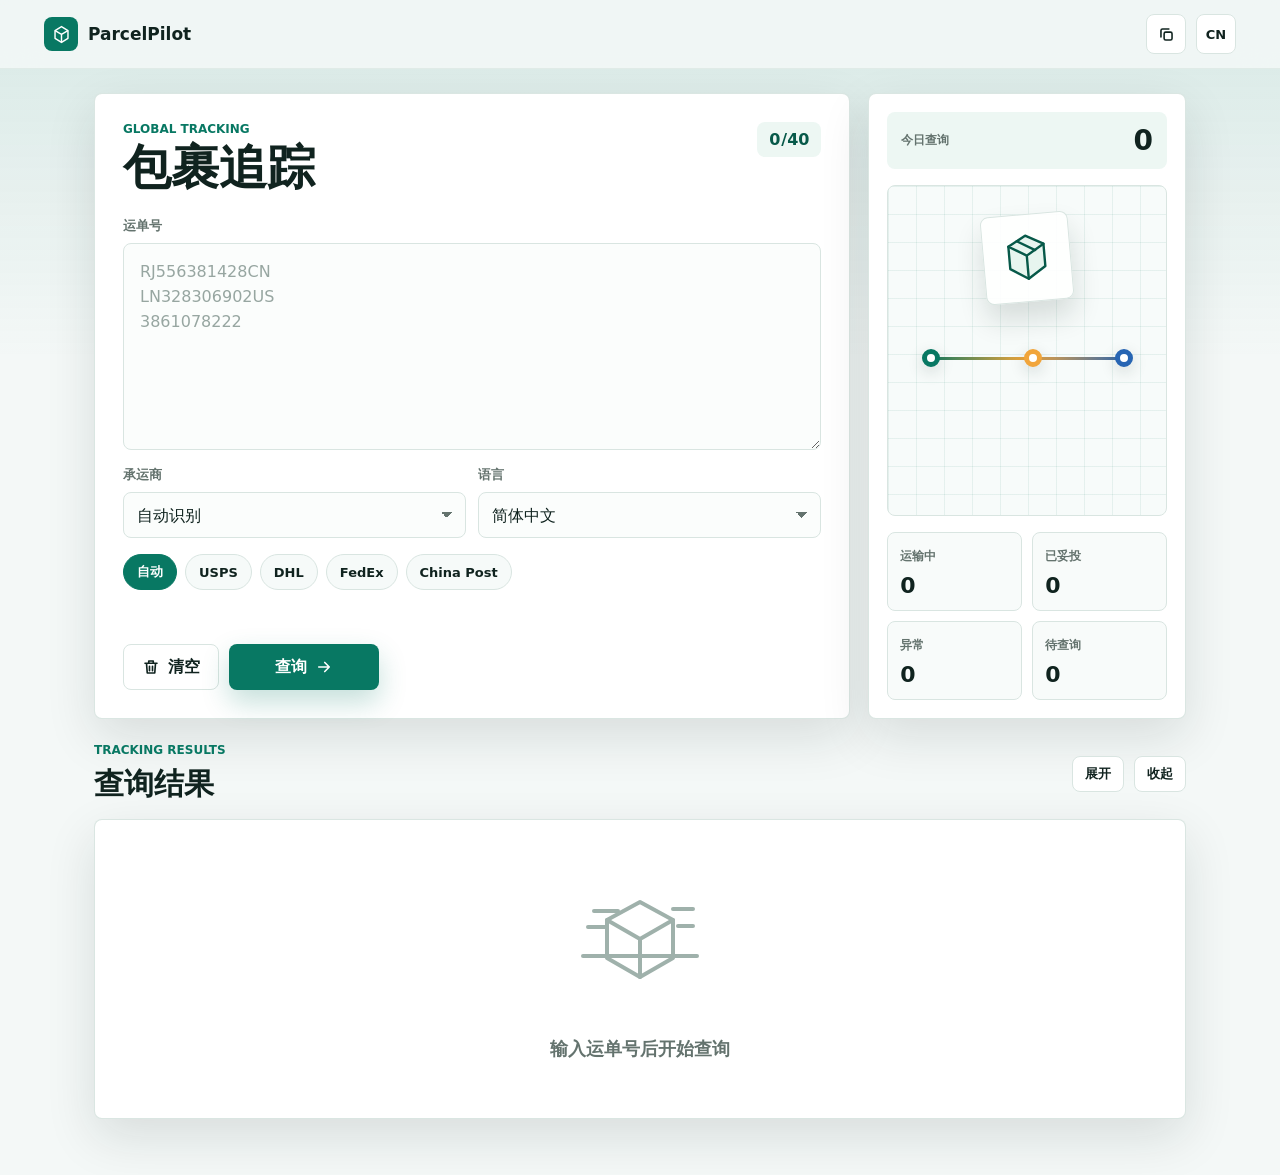
<file: prototype/index.html>
<!doctype html>
<html lang="zh-CN">
  <head>
    <meta charset="utf-8" />
    <meta name="viewport" content="width=device-width, initial-scale=1" />
    <title>ParcelPilot 物流查询</title>
    <meta
      name="description"
      content="移动端优先的跨境物流查询页面，可对接自有后端代理和物流追踪 API。"
    />
    <link rel="stylesheet" href="styles.css" />
  </head>
  <body>
    <header class="app-header">
      <a class="brand" href="#" aria-label="ParcelPilot 首页">
        <span class="brand-mark" aria-hidden="true">
          <svg viewBox="0 0 32 32" role="img">
            <path d="M7 10.5 16 5l9 5.5v10.8l-9 5.7-9-5.7V10.5Z" />
            <path d="m7.7 10.8 8.3 5 8.3-5M16 15.8v10.4" />
          </svg>
        </span>
        <span class="brand-text">ParcelPilot</span>
      </a>

      <nav class="header-actions" aria-label="页面操作">
        <button class="icon-button" type="button" id="copySummaryBtn" title="复制摘要">
          <svg viewBox="0 0 24 24" aria-hidden="true">
            <rect x="9" y="9" width="10" height="10" rx="2" />
            <path d="M5 15V7a2 2 0 0 1 2-2h8" />
          </svg>
        </button>
        <button class="locale-button" type="button" title="语言">CN</button>
      </nav>
    </header>

    <main class="app-main">
      <section class="tracker-workspace" aria-label="物流查询">
        <section class="query-panel" aria-labelledby="queryTitle">
          <div class="panel-title-row">
            <div>
              <p class="eyebrow">Global Tracking</p>
              <h1 id="queryTitle">包裹追踪</h1>
            </div>
            <div class="quota-pill">
              <span id="numberCount">0</span><span>/40</span>
            </div>
          </div>

          <form id="trackingForm" class="tracking-form" novalidate>
            <div class="field-group">
              <label for="trackingNumbers">运单号</label>
              <textarea
                id="trackingNumbers"
                name="trackingNumbers"
                rows="7"
                spellcheck="false"
                autocomplete="off"
                placeholder="RJ556381428CN&#10;LN328306902US&#10;3861078222"
              ></textarea>
            </div>

            <div class="control-grid">
              <label class="select-field" for="carrierSelect">
                <span>承运商</span>
                <select id="carrierSelect" name="carrier">
                  <option value="">自动识别</option>
                  <option value="21051">USPS</option>
                  <option value="dhl-express">DHL Express</option>
                  <option value="fedex">FedEx</option>
                  <option value="ups">UPS</option>
                  <option value="china-post">China Post</option>
                  <option value="yunexpress">YunExpress</option>
                  <option value="sf-express">SF Express</option>
                  <option value="4px">4PX</option>
                </select>
              </label>

              <label class="select-field" for="localeSelect">
                <span>语言</span>
                <select id="localeSelect" name="locale">
                  <option value="zh-CN">简体中文</option>
                  <option value="en">English</option>
                  <option value="ja">日本語</option>
                  <option value="es">Español</option>
                </select>
              </label>
            </div>

            <div class="carrier-chips" aria-label="常用承运商">
              <button type="button" data-carrier="">自动</button>
              <button type="button" data-carrier="21051">USPS</button>
              <button type="button" data-carrier="dhl-express">DHL</button>
              <button type="button" data-carrier="fedex">FedEx</button>
              <button type="button" data-carrier="china-post">China Post</button>
            </div>

            <p class="form-message" id="formMessage" role="status" aria-live="polite"></p>

            <div class="form-actions">
              <button class="ghost-button" type="button" id="clearBtn">
                <svg viewBox="0 0 24 24" aria-hidden="true">
                  <path d="M4 7h16M10 11v6M14 11v6M6 7l1 13h10l1-13M9 7V4h6v3" />
                </svg>
                <span>清空</span>
              </button>
              <button class="primary-button" type="submit" id="trackBtn">
                <span>查询</span>
                <svg viewBox="0 0 24 24" aria-hidden="true">
                  <path d="M5 12h14M13 6l6 6-6 6" />
                </svg>
              </button>
            </div>
          </form>
        </section>

        <aside class="status-panel" aria-label="物流概览">
          <div class="status-card compact">
            <span class="stat-label">今日查询</span>
            <strong id="todayCount">0</strong>
          </div>

          <div class="route-visual" aria-hidden="true">
            <span class="pin origin"></span>
            <span class="pin hub"></span>
            <span class="pin destination"></span>
            <span class="route-line"></span>
            <div class="parcel-cube">
              <svg viewBox="0 0 80 80">
                <path d="M18 24 40 12l22 12v28L40 66 18 52V24Z" />
                <path d="m18 24 22 13 22-13M40 37v29" />
                <path d="m29 18 22 13" />
              </svg>
            </div>
          </div>

          <div class="status-grid" id="summaryGrid">
            <div>
              <span>运输中</span>
              <strong data-summary="transit">0</strong>
            </div>
            <div>
              <span>已妥投</span>
              <strong data-summary="delivered">0</strong>
            </div>
            <div>
              <span>异常</span>
              <strong data-summary="exception">0</strong>
            </div>
            <div>
              <span>待查询</span>
              <strong data-summary="pending">0</strong>
            </div>
          </div>
        </aside>
      </section>

      <section class="results-section" aria-label="查询结果">
        <div class="section-heading">
          <div>
            <p class="eyebrow">Tracking Results</p>
            <h2>查询结果</h2>
          </div>
          <div class="batch-actions">
            <button class="ghost-button small" type="button" id="expandAllBtn">展开</button>
            <button class="ghost-button small" type="button" id="collapseAllBtn">收起</button>
          </div>
        </div>

        <div id="emptyState" class="empty-state">
          <div class="empty-illustration" aria-hidden="true">
            <svg viewBox="0 0 160 112">
              <path d="M23 78h114" />
              <path d="M47 42 80 24l33 18v38L80 99 47 80V42Z" />
              <path d="m47 42 33 19 33-19M80 61v38" />
              <path d="M34 33h24M28 49h18M113 31h20M118 48h15" />
            </svg>
          </div>
          <h3>输入运单号后开始查询</h3>
        </div>

        <div id="resultsList" class="results-list"></div>
      </section>
    </main>

    <template id="shipmentTemplate">
      <article class="shipment-card">
        <header class="shipment-header">
          <div>
            <div class="shipment-kicker">
              <span class="carrier-name"></span>
              <span class="status-pill"></span>
            </div>
            <h3 class="tracking-number"></h3>
          </div>
          <button class="icon-button copy-button" type="button" title="复制结果">
            <svg viewBox="0 0 24 24" aria-hidden="true">
              <rect x="9" y="9" width="10" height="10" rx="2" />
              <path d="M5 15V7a2 2 0 0 1 2-2h8" />
            </svg>
          </button>
        </header>

        <div class="route-summary">
          <div>
            <span>发件地</span>
            <strong class="origin"></strong>
          </div>
          <div class="route-progress" aria-hidden="true"><span></span></div>
          <div>
            <span>目的地</span>
            <strong class="destination"></strong>
          </div>
        </div>

        <dl class="shipment-meta">
          <div>
            <dt>更新时间</dt>
            <dd class="updated-at"></dd>
          </div>
          <div>
            <dt>预计送达</dt>
            <dd class="eta"></dd>
          </div>
          <div>
            <dt>运输天数</dt>
            <dd class="days"></dd>
          </div>
        </dl>

        <div class="timeline-wrap">
          <ol class="timeline"></ol>
        </div>

        <button class="toggle-details" type="button">
          <span>收起轨迹</span>
          <svg viewBox="0 0 24 24" aria-hidden="true">
            <path d="m6 9 6 6 6-6" />
          </svg>
        </button>
      </article>
    </template>

    <script src="app.js" defer></script>
  </body>
</html>
</file>
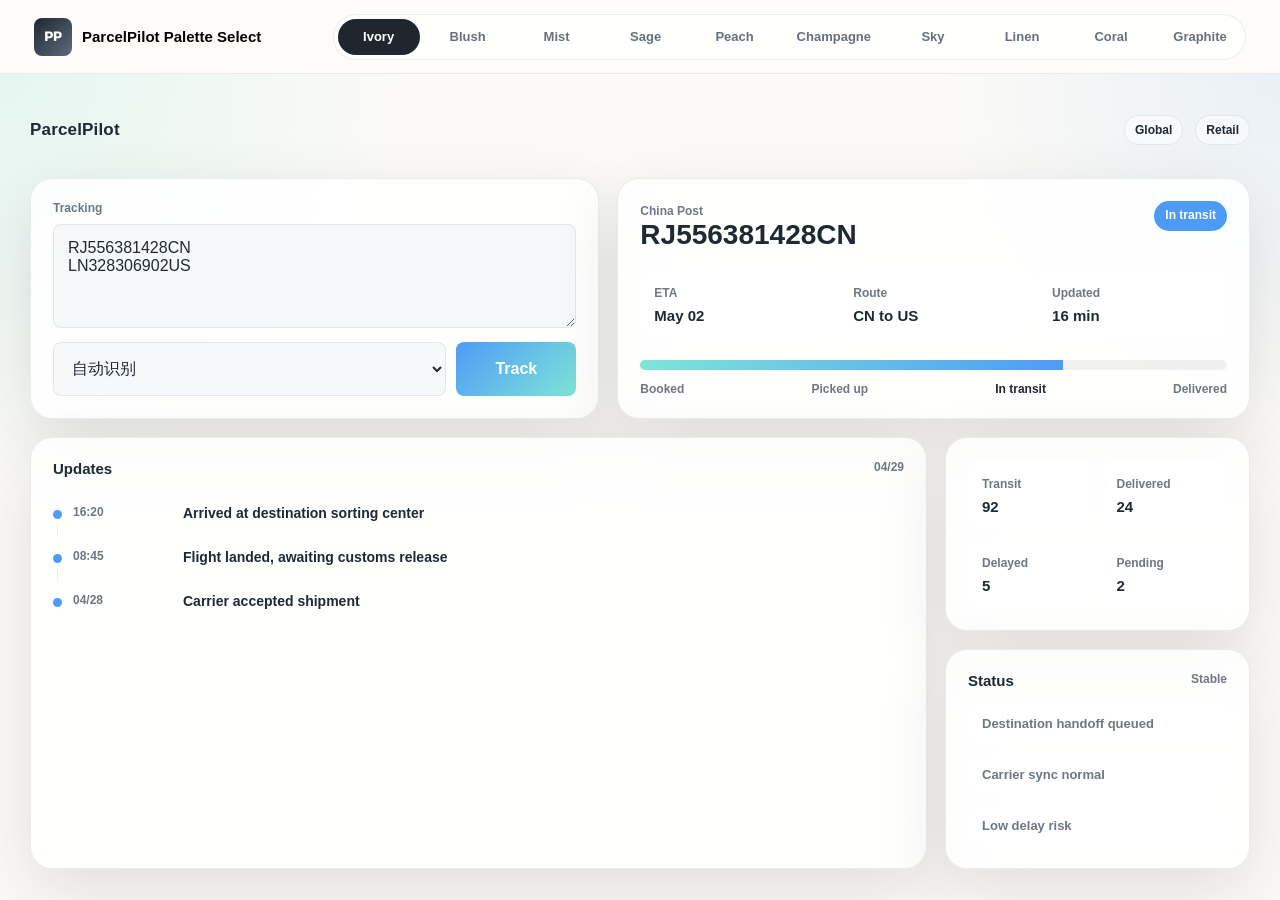
<file: designs/palette-showcase.html>
<!doctype html>
<html lang="zh-CN">
  <head>
    <meta charset="utf-8" />
    <meta name="viewport" content="width=device-width, initial-scale=1" />
    <title>ParcelPilot Palette Showcase</title>
    <link rel="stylesheet" href="palette-showcase.css" />
  </head>
  <body>
    <header class="palette-header">
      <a class="palette-brand" href="index.html" aria-label="返回基础版">
        <span class="palette-brand-mark">PP</span>
        <span>ParcelPilot Palette Select</span>
      </a>
      <nav class="palette-tabs" aria-label="页面色调">
        <button class="is-active" type="button" data-target="ivory">Ivory</button>
        <button type="button" data-target="blush">Blush</button>
        <button type="button" data-target="mist">Mist</button>
        <button type="button" data-target="sage">Sage</button>
        <button type="button" data-target="peach">Peach</button>
        <button type="button" data-target="champagne">Champagne</button>
        <button type="button" data-target="sky">Sky</button>
        <button type="button" data-target="linen">Linen</button>
        <button type="button" data-target="coral">Coral</button>
        <button type="button" data-target="graphite">Graphite</button>
      </nav>
    </header>

    <main class="palette-stage">
      <section class="palette-page ivory is-active" id="ivory" aria-label="Ivory">
        <div class="showcase-shell">
          <header class="app-bar">
            <a class="app-wordmark" href="#">ParcelPilot</a>
            <div class="bar-actions"><span class="pill">Global</span><span class="pill">Retail</span></div>
          </header>
          <section class="hero-layout">
            <form class="concept-form query-panel">
              <label><span>Tracking</span><textarea name="tracking" rows="4">RJ556381428CN&#10;LN328306902US</textarea></label>
              <div class="action-row">
                <select name="carrier"><option>自动识别</option><option>China Post</option><option>USPS</option></select>
                <button type="submit">Track</button>
              </div>
            </form>
            <article class="focus-panel">
              <div class="status-row"><div><span>China Post</span><h2 data-number>RJ556381428CN</h2></div><strong class="badge transit">In transit</strong></div>
              <div class="metric-row"><div><span>ETA</span><strong>May 02</strong></div><div><span>Route</span><strong>CN to US</strong></div><div><span>Updated</span><strong>16 min</strong></div></div>
              <div class="track-line"><span></span></div>
              <div class="step-row"><span>Booked</span><span>Picked up</span><span class="active">In transit</span><span>Delivered</span></div>
            </article>
          </section>
          <section class="content-layout">
            <article class="surface timeline-panel">
              <div class="section-head"><h3>Updates</h3><span>04/29</span></div>
              <ol class="events"><li><time>16:20</time><span>Arrived at destination sorting center</span></li><li><time>08:45</time><span>Flight landed, awaiting customs release</span></li><li><time>04/28</time><span>Carrier accepted shipment</span></li></ol>
            </article>
            <aside class="stack">
              <article class="surface compact-panel"><div class="mini-grid"><div><span>Transit</span><strong>92</strong></div><div><span>Delivered</span><strong>24</strong></div><div><span>Delayed</span><strong>5</strong></div><div><span>Pending</span><strong>2</strong></div></div></article>
              <article class="surface note-panel"><div class="section-head"><h3>Status</h3><span>Stable</span></div><ul class="mini-list"><li>Destination handoff queued</li><li>Carrier sync normal</li><li>Low delay risk</li></ul></article>
            </aside>
          </section>
        </div>
      </section>

      <section class="palette-page blush" id="blush" aria-label="Blush">
        <div class="showcase-shell">
          <header class="app-bar">
            <a class="app-wordmark serif" href="#">ParcelPilot</a>
            <div class="bar-actions"><span class="pill">Care</span></div>
          </header>
          <section class="split-layout">
            <article class="focus-panel hero-panel">
              <div class="status-row"><div><span>YunExpress</span><h2 data-number>YT2423821266000001</h2></div><strong class="badge warn">Out for delivery</strong></div>
              <div class="notice">Expected today before 8:00 PM</div>
              <div class="metric-row"><div><span>Courier</span><strong>Last mile</strong></div><div><span>Area</span><strong>San Diego</strong></div><div><span>Window</span><strong>Today</strong></div></div>
            </article>
            <form class="concept-form query-panel slim">
              <label><span>Tracking</span><input name="tracking" value="YT2423821266000001" /></label>
              <label><span>Carrier</span><select name="carrier"><option>YunExpress</option><option>自动识别</option><option>UPS</option></select></label>
              <button type="submit">Check</button>
            </form>
          </section>
          <section class="content-layout">
            <article class="surface timeline-panel">
              <div class="section-head"><h3>Shipment history</h3><span>Today</span></div>
              <ol class="events"><li><time>14:12</time><span>Package reached local service station</span></li><li><time>04/28</time><span>Customs clearance completed</span></li><li><time>04/27</time><span>International movement in progress</span></li></ol>
            </article>
            <article class="surface compact-panel"><div class="mini-grid"><div><span>Booked</span><strong>04/26</strong></div><div><span>Carrier</span><strong>YunExpress</strong></div><div><span>Current</span><strong>Last mile</strong></div><div><span>Support</span><strong>Low WISMO</strong></div></div></article>
          </section>
        </div>
      </section>

      <section class="palette-page mist" id="mist" aria-label="Mist">
        <div class="showcase-shell">
          <header class="app-bar">
            <a class="app-wordmark" href="#">ParcelPilot</a>
            <nav class="inline-links"><a href="#">Tracking</a><a href="#">Orders</a><a href="#">Exceptions</a></nav>
          </header>
          <section class="board-layout">
            <form class="concept-form query-panel slim">
              <label><span>Lookup</span><input name="tracking" value="SF145702998CN" /></label>
              <select name="carrier"><option>SF Express</option><option>自动识别</option></select>
              <button type="submit">Search</button>
            </form>
            <article class="focus-panel table-panel">
              <div class="status-row"><div><span>SF Express</span><h2 data-number>SF145702998CN</h2></div><strong class="badge transit">On schedule</strong></div>
              <div class="metric-row"><div><span>Origin</span><strong>Shenzhen</strong></div><div><span>Destination</span><strong>Chicago</strong></div><div><span>ETA</span><strong>May 01</strong></div></div>
              <div class="table-wrap">
                <div class="data-row head"><span>Time</span><span>Checkpoint</span><span>Region</span></div>
                <div class="data-row"><span>16:29</span><strong>Departed transit center</strong><span>Hong Kong</span></div>
                <div class="data-row"><span>10:05</span><strong>Arrived at processing facility</strong><span>Shenzhen</span></div>
                <div class="data-row"><span>04/28</span><strong>Customs pre-clearance completed</strong><span>CN Export</span></div>
              </div>
            </article>
            <aside class="surface compact-panel"><div class="section-head"><h3>Overview</h3><span>Live</span></div><div class="mini-grid"><div><span>Transit</span><strong>128</strong></div><div><span>Delivered</span><strong>41</strong></div><div><span>Alerts</span><strong>7</strong></div><div><span>ETA drift</span><strong>1.2h</strong></div></div></aside>
          </section>
        </div>
      </section>

      <section class="palette-page sage" id="sage" aria-label="Sage">
        <div class="showcase-shell">
          <header class="app-bar">
            <a class="app-wordmark" href="#">ParcelPilot</a>
            <div class="bar-actions"><span class="pill">B2B</span><span class="pill">Warehouse</span></div>
          </header>
          <section class="hero-layout">
            <article class="focus-panel">
              <div class="status-row"><div><span>USPS</span><h2 data-number>LN328306902US</h2></div><strong class="badge transit">Customs</strong></div>
              <div class="metric-row"><div><span>ETA</span><strong>May 03</strong></div><div><span>Transit</span><strong>4 days</strong></div><div><span>Sync</span><strong>8 min</strong></div></div>
              <ol class="events short"><li><time>15:06</time><span>Arrived at destination hub</span></li><li><time>03:18</time><span>Customs clearance started</span></li><li><time>04/28</time><span>Flight departed</span></li></ol>
            </article>
            <form class="concept-form query-panel">
              <label><span>Tracking</span><textarea name="tracking" rows="4">LN328306902US&#10;3861078222</textarea></label>
              <div class="action-row"><select name="carrier"><option>USPS</option><option>自动识别</option><option>DHL Express</option></select><button type="submit">Track</button></div>
            </form>
          </section>
        </div>
      </section>

      <section class="palette-page peach" id="peach" aria-label="Peach">
        <div class="showcase-shell">
          <header class="app-bar">
            <a class="app-wordmark" href="#">ParcelPilot</a>
            <div class="bar-actions"><span class="pill">Order tracking</span></div>
          </header>
          <section class="content-layout single-focus">
            <article class="focus-panel wide-focus">
              <div class="status-row"><div><span>UPS</span><h2 data-number>1Z999AA10123456784</h2></div><strong class="badge done">Delivered</strong></div>
              <div class="notice success">Delivered at front desk on Apr 29, 12:08 PM.</div>
              <div class="metric-row"><div><span>Transit</span><strong>6 days</strong></div><div><span>Signed by</span><strong>Front desk</strong></div><div><span>Service</span><strong>Ground</strong></div></div>
              <div class="content-layout inner-split">
                <form class="concept-form query-panel slim">
                  <label><span>Tracking</span><input name="tracking" value="1Z999AA10123456784" /></label>
                  <select name="carrier"><option>UPS</option><option>自动识别</option><option>USPS</option></select>
                  <button type="submit">Track</button>
                </form>
                <article class="surface timeline-panel">
                  <div class="section-head"><h3>Latest events</h3><span>3</span></div>
                  <ol class="events"><li><time>12:08</time><span>Delivered and signed</span></li><li><time>09:15</time><span>Courier out for delivery</span></li><li><time>04/28</time><span>Arrived at local distribution center</span></li></ol>
                </article>
              </div>
            </article>
          </section>
        </div>
      </section>

      <section class="palette-page champagne" id="champagne" aria-label="Champagne">
        <div class="showcase-shell">
          <header class="app-bar">
            <a class="app-wordmark serif" href="#">ParcelPilot</a>
            <div class="bar-actions"><span class="pill">Premium</span></div>
          </header>
          <section class="split-layout">
            <form class="concept-form query-panel">
              <label><span>Tracking</span><textarea name="tracking" rows="4">RJ556381428CN&#10;YT2423821266000001</textarea></label>
              <div class="action-row"><select name="carrier"><option>自动识别</option><option>China Post</option><option>YunExpress</option></select><button type="submit">Check</button></div>
            </form>
            <article class="focus-panel hero-panel">
              <div class="status-row"><div><span>China Post</span><h2 data-number>RJ556381428CN</h2></div><strong class="badge transit">In transit</strong></div>
              <div class="track-line"><span></span></div>
              <div class="step-row"><span>Booked</span><span>Picked up</span><span class="active">In transit</span><span>Delivered</span></div>
              <div class="metric-row"><div><span>Hub</span><strong>Los Angeles</strong></div><div><span>Delay risk</span><strong>Low</strong></div><div><span>ETA</span><strong>May 02</strong></div></div>
            </article>
          </section>
        </div>
      </section>

      <section class="palette-page sky" id="sky" aria-label="Sky">
        <div class="showcase-shell">
          <header class="app-bar">
            <a class="app-wordmark" href="#">ParcelPilot</a>
            <nav class="inline-links"><a href="#">Tracking</a><a href="#">Support</a><a href="#">API</a></nav>
          </header>
          <section class="content-layout">
            <article class="surface timeline-panel">
              <div class="section-head"><h3>Today</h3><span>04/29</span></div>
              <ol class="events"><li><time>16:20</time><span>Arrived at destination sorting center</span></li><li><time>08:45</time><span>Flight landed, awaiting customs release</span></li><li><time>04/28</time><span>Carrier accepted shipment</span></li></ol>
            </article>
            <article class="focus-panel large-card">
              <div class="status-row"><div><span>China Post</span><h2 data-number>RJ556381428CN</h2></div><strong class="badge transit">In transit</strong></div>
              <div class="metric-row"><div><span>ETA</span><strong>May 02</strong></div><div><span>Route</span><strong>CN to US</strong></div><div><span>Updated</span><strong>16 min</strong></div></div>
              <form class="concept-form query-inline">
                <input name="tracking" value="RJ556381428CN" />
                <select name="carrier"><option>China Post</option><option>自动识别</option></select>
                <button type="submit">Track</button>
              </form>
            </article>
          </section>
        </div>
      </section>

      <section class="palette-page linen" id="linen" aria-label="Linen">
        <div class="showcase-shell">
          <header class="app-bar">
            <a class="app-wordmark serif" href="#">ParcelPilot</a>
            <div class="bar-actions"><span class="pill">Neutral</span></div>
          </header>
          <section class="hero-layout">
            <form class="concept-form query-panel">
              <label><span>Tracking</span><textarea name="tracking" rows="4">DHL003920145770&#10;SF145702998CN</textarea></label>
              <div class="action-row"><select name="carrier"><option>自动识别</option><option>DHL Express</option><option>SF Express</option></select><button type="submit">Search</button></div>
            </form>
            <article class="focus-panel">
              <div class="status-row"><div><span>DHL Express</span><h2 data-number>DHL003920145770</h2></div><strong class="badge danger">Action needed</strong></div>
              <div class="notice">Address verification is required before final delivery.</div>
              <div class="metric-row"><div><span>Node</span><strong>LAX-03</strong></div><div><span>Hold</span><strong>18h</strong></div><div><span>Risk</span><strong>Medium</strong></div></div>
            </article>
          </section>
        </div>
      </section>

      <section class="palette-page coral" id="coral" aria-label="Coral">
        <div class="showcase-shell">
          <header class="app-bar">
            <a class="app-wordmark" href="#">ParcelPilot</a>
            <div class="bar-actions"><span class="pill">Support</span><span class="pill">Buyer view</span></div>
          </header>
          <section class="board-layout two-wide">
            <article class="focus-panel wide-focus">
              <div class="status-row"><div><span>YunExpress</span><h2 data-number>YT2423821266000001</h2></div><strong class="badge warn">Out for delivery</strong></div>
              <div class="notice warm">Expected today before 8:00 PM</div>
              <ol class="events short"><li><time>14:12</time><span>Package reached local service station</span></li><li><time>04/28</time><span>Customs clearance completed</span></li><li><time>04/27</time><span>International movement in progress</span></li></ol>
            </article>
            <form class="concept-form query-panel slim">
              <label><span>Tracking</span><input name="tracking" value="YT2423821266000001" /></label>
              <select name="carrier"><option>YunExpress</option><option>自动识别</option></select>
              <button type="submit">Open</button>
            </form>
            <aside class="surface compact-panel"><div class="mini-grid"><div><span>Promise</span><strong>Today</strong></div><div><span>Carrier</span><strong>YunExpress</strong></div><div><span>Exceptions</span><strong>0</strong></div><div><span>Support</span><strong>Light</strong></div></div></aside>
          </section>
        </div>
      </section>

      <section class="palette-page graphite" id="graphite" aria-label="Graphite">
        <div class="showcase-shell">
          <header class="app-bar">
            <a class="app-wordmark" href="#">ParcelPilot</a>
            <div class="bar-actions"><span class="pill">Dark option</span></div>
          </header>
          <section class="full-dark">
            <article class="focus-panel dark-focus">
              <div class="status-row"><div><span>UPS</span><h2 data-number>1Z999AA10123456784</h2></div><strong class="badge done">Delivered</strong></div>
              <div class="notice success">Delivered at front desk on Apr 29, 12:08 PM.</div>
              <div class="metric-row"><div><span>Transit</span><strong>6 days</strong></div><div><span>Signed by</span><strong>Front desk</strong></div><div><span>Service</span><strong>Ground</strong></div></div>
            </article>
            <form class="concept-form query-panel slim dark-query">
              <label><span>Tracking</span><input name="tracking" value="1Z999AA10123456784" /></label>
              <select name="carrier"><option>UPS</option><option>自动识别</option></select>
              <button type="submit">Track</button>
            </form>
          </section>
        </div>
      </section>
    </main>

    <script src="palette-showcase.js" defer></script>
  </body>
</html>
</file>
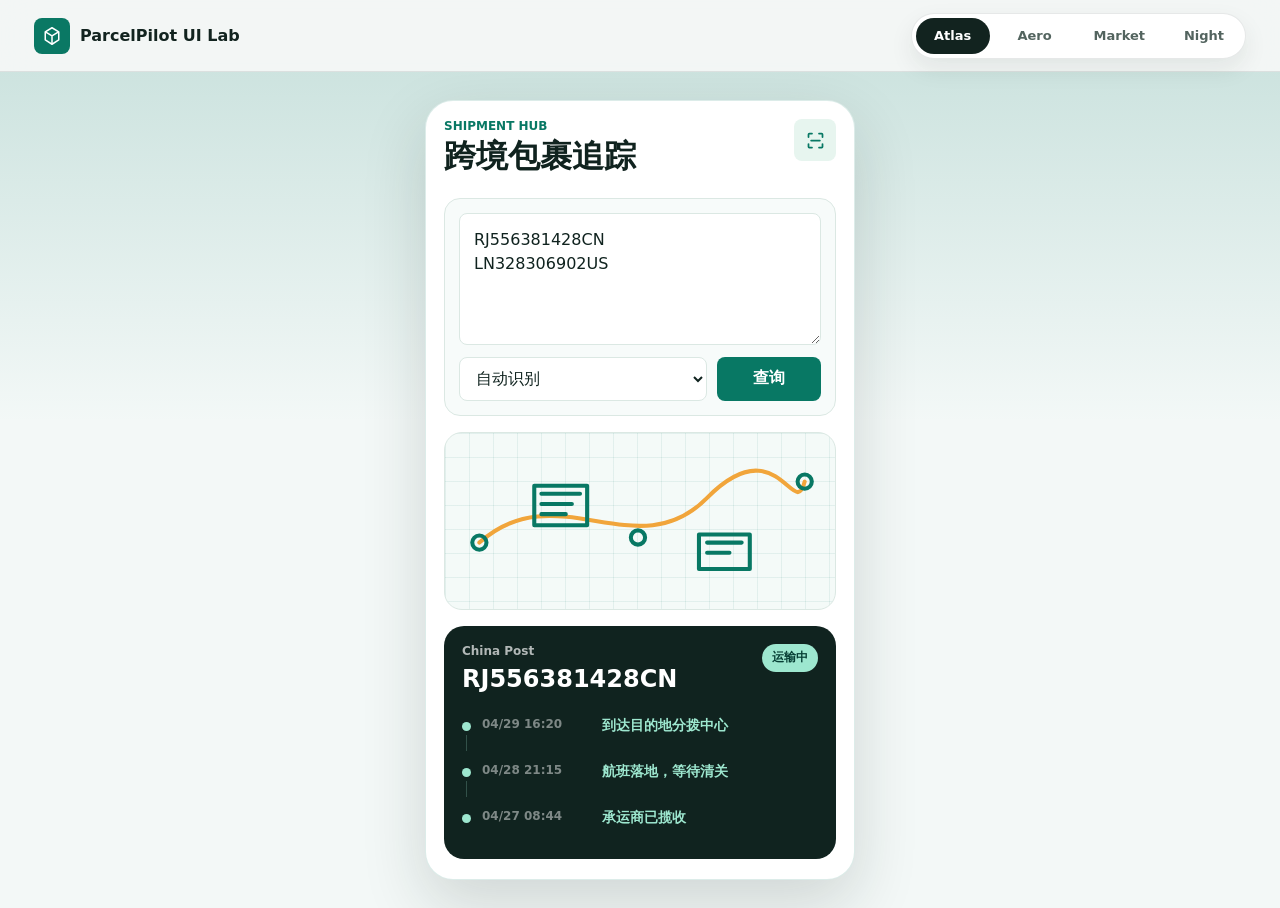
<file: example/concepts.html>
<!doctype html>
<html lang="zh-CN">
  <head>
    <meta charset="utf-8" />
    <meta name="viewport" content="width=device-width, initial-scale=1" />
    <title>ParcelPilot UI Concepts</title>
    <link rel="stylesheet" href="concepts.css" />
  </head>
  <body>
    <header class="lab-header">
      <a class="lab-brand" href="index.html" aria-label="返回基础版">
        <span class="lab-mark" aria-hidden="true">
          <svg viewBox="0 0 32 32">
            <path d="M7 10.5 16 5l9 5.5v10.8l-9 5.7-9-5.7V10.5Z" />
            <path d="m7.8 10.8 8.2 5 8.2-5M16 15.8v10.4" />
          </svg>
        </span>
        <span>ParcelPilot UI Lab</span>
      </a>
      <nav class="concept-tabs" aria-label="UI 方案">
        <button class="is-active" type="button" data-target="atlas">Atlas</button>
        <button type="button" data-target="aero">Aero</button>
        <button type="button" data-target="market">Market</button>
        <button type="button" data-target="night">Night</button>
      </nav>
    </header>

    <main class="concept-stage">
      <section class="concept-page atlas is-active" id="atlas" aria-label="Atlas 方案">
        <div class="phone-app-shell">
          <header class="phone-top">
            <div>
              <p>Shipment Hub</p>
              <h1>跨境包裹追踪</h1>
            </div>
            <button type="button" aria-label="扫描单号">
              <svg viewBox="0 0 24 24" aria-hidden="true">
                <path d="M4 8V5a1 1 0 0 1 1-1h3M16 4h3a1 1 0 0 1 1 1v3M20 16v3a1 1 0 0 1-1 1h-3M8 20H5a1 1 0 0 1-1-1v-3M7 12h10" />
              </svg>
            </button>
          </header>

          <form class="atlas-search concept-form">
            <textarea name="tracking" rows="4">RJ556381428CN&#10;LN328306902US</textarea>
            <div class="atlas-actions">
              <select name="carrier">
                <option>自动识别</option>
                <option>China Post</option>
                <option>USPS</option>
                <option>DHL</option>
              </select>
              <button type="submit">查询</button>
            </div>
          </form>

          <div class="atlas-map">
            <svg viewBox="0 0 360 150" aria-hidden="true">
              <path class="grid-line" d="M22 96 C98 28 177 122 246 52 S332 76 342 36" />
              <circle cx="22" cy="96" r="7" />
              <circle cx="178" cy="91" r="7" />
              <circle cx="342" cy="36" r="7" />
              <path d="M76 40h52v39H76z" />
              <path d="M83 48h38M83 58h30M83 68h24" />
              <path d="M238 88h50v34h-50z" />
              <path d="M246 96h34M246 106h22" />
            </svg>
          </div>

          <section class="atlas-result demo-result">
            <div class="result-head">
              <div>
                <span>China Post</span>
                <h2 data-number>RJ556381428CN</h2>
              </div>
              <strong>运输中</strong>
            </div>
            <ol class="mini-timeline">
              <li>
                <time>04/29 16:20</time>
                <span>到达目的地分拨中心</span>
              </li>
              <li>
                <time>04/28 21:15</time>
                <span>航班落地，等待清关</span>
              </li>
              <li>
                <time>04/27 08:44</time>
                <span>承运商已揽收</span>
              </li>
            </ol>
          </section>
        </div>
      </section>

      <section class="concept-page aero" id="aero" aria-label="Aero 方案">
        <div class="aero-shell">
          <aside class="aero-rail">
            <div class="aero-logo">P</div>
            <button class="is-current" type="button" aria-label="追踪">
              <svg viewBox="0 0 24 24" aria-hidden="true">
                <path d="M12 21s7-5.1 7-11a7 7 0 1 0-14 0c0 5.9 7 11 7 11Z" />
                <circle cx="12" cy="10" r="2.5" />
              </svg>
            </button>
            <button type="button" aria-label="批量">
              <svg viewBox="0 0 24 24" aria-hidden="true">
                <path d="M4 6h16M4 12h16M4 18h10" />
              </svg>
            </button>
            <button type="button" aria-label="设置">
              <svg viewBox="0 0 24 24" aria-hidden="true">
                <path d="M12 8a4 4 0 1 0 0 8 4 4 0 0 0 0-8Z" />
                <path d="M4 12h2M18 12h2M12 4v2M12 18v2" />
              </svg>
            </button>
          </aside>

          <div class="aero-main">
            <header class="aero-header">
              <div>
                <p>Air Route Console</p>
                <h1>全球航线追踪</h1>
              </div>
              <div class="aero-badges">
                <span>API Ready</span>
                <span>Webhook</span>
              </div>
            </header>

            <form class="aero-search concept-form">
              <input name="tracking" value="LN328306902US, 3861078222" />
              <select name="carrier">
                <option>自动识别</option>
                <option>USPS</option>
                <option>DHL Express</option>
                <option>FedEx</option>
              </select>
              <button type="submit">Track</button>
            </form>

            <section class="aero-grid">
              <div class="aero-map-card">
                <div class="map-label origin">SZX</div>
                <div class="map-label transfer">LAX</div>
                <div class="map-label dest">ORD</div>
                <svg viewBox="0 0 660 360" aria-hidden="true">
                  <path d="M56 252 C196 84 375 304 604 90" />
                  <path d="M56 252 C210 198 360 210 604 90" />
                  <circle cx="56" cy="252" r="9" />
                  <circle cx="332" cy="191" r="9" />
                  <circle cx="604" cy="90" r="9" />
                  <path class="plane" d="m367 151 61 20-55 15-14 34-17-9 10-31-32-12Z" />
                </svg>
              </div>

              <aside class="aero-result demo-result">
                <div class="result-head">
                  <div>
                    <span>USPS</span>
                    <h2 data-number>LN328306902US</h2>
                  </div>
                  <strong>清关中</strong>
                </div>
                <dl class="aero-stats">
                  <div><dt>ETA</dt><dd>05/02</dd></div>
                  <div><dt>Transit</dt><dd>4 days</dd></div>
                  <div><dt>Sync</dt><dd>8 min</dd></div>
                </dl>
                <ol class="mini-timeline">
                  <li><time>04/29 15:06</time><span>Arrived at hub</span></li>
                  <li><time>04/29 03:18</time><span>Customs clearance started</span></li>
                  <li><time>04/28 12:40</time><span>Flight departed</span></li>
                </ol>
              </aside>
            </section>
          </div>
        </div>
      </section>

      <section class="concept-page market" id="market" aria-label="Market 方案">
        <div class="market-shell">
          <header class="market-top">
            <a href="#" class="market-brand">
              <span>PP</span>
              <strong>ParcelPilot</strong>
            </a>
            <nav>
              <a href="#">Orders</a>
              <a href="#">Claims</a>
              <a href="#">Support</a>
            </nav>
          </header>

          <section class="market-hero">
            <div class="market-copy">
              <p>Customer Tracking Desk</p>
              <h1>订单包裹状态</h1>
            </div>
            <form class="market-card concept-form">
              <label>
                <span>Tracking No.</span>
                <input name="tracking" value="YT2423821266000001" />
              </label>
              <div class="market-row">
                <label>
                  <span>Carrier</span>
                  <select name="carrier">
                    <option>YunExpress</option>
                    <option>4PX</option>
                    <option>UPS</option>
                    <option>自动识别</option>
                  </select>
                </label>
                <button type="submit">查询</button>
              </div>
            </form>
          </section>

          <section class="market-content">
            <article class="market-status demo-result">
              <div class="parcel-visual" aria-hidden="true">
                <svg viewBox="0 0 210 140">
                  <path d="M40 45 105 14l65 31v57l-65 33-65-33V45Z" />
                  <path d="m40 45 65 33 65-33M105 78v57" />
                  <path d="M76 28 141 61" />
                </svg>
              </div>
              <div class="result-head">
                <div>
                  <span>YunExpress</span>
                  <h2 data-number>YT2423821266000001</h2>
                </div>
                <strong>派送中</strong>
              </div>
              <div class="market-progress"><span></span></div>
              <ol class="mini-timeline">
                <li><time>04/29 14:12</time><span>包裹已到达末端站点</span></li>
                <li><time>04/28 19:32</time><span>目的国清关完成</span></li>
                <li><time>04/27 22:03</time><span>国际运输中</span></li>
              </ol>
            </article>

            <aside class="market-side">
              <div><span>异常提醒</span><strong>0</strong></div>
              <div><span>今日同步</span><strong>128</strong></div>
              <div><span>平均送达</span><strong>6.2d</strong></div>
            </aside>
          </section>
        </div>
      </section>

      <section class="concept-page night" id="night" aria-label="Night 方案">
        <div class="night-shell">
          <header class="night-top">
            <div>
              <p>Control Room</p>
              <h1>物流监控中心</h1>
            </div>
            <div class="night-clock">04/29 16:45 UTC+8</div>
          </header>

          <form class="night-search concept-form">
            <textarea name="tracking" rows="3">SF145702998CN&#10;DHL003920145770</textarea>
            <select name="carrier">
              <option>自动识别</option>
              <option>SF Express</option>
              <option>DHL Express</option>
              <option>FedEx</option>
            </select>
            <button type="submit">Run</button>
          </form>

          <section class="night-grid">
            <div class="night-radar" aria-hidden="true">
              <svg viewBox="0 0 420 420">
                <circle cx="210" cy="210" r="164" />
                <circle cx="210" cy="210" r="108" />
                <circle cx="210" cy="210" r="54" />
                <path d="M210 46v328M46 210h328" />
                <path class="sweep" d="M210 210 328 98 A164 164 0 0 1 374 210Z" />
                <circle class="blip one" cx="276" cy="156" r="7" />
                <circle class="blip two" cx="146" cy="246" r="7" />
                <circle class="blip three" cx="248" cy="292" r="7" />
              </svg>
            </div>

            <article class="night-result demo-result">
              <div class="result-head">
                <div>
                  <span>DHL Express</span>
                  <h2 data-number>DHL003920145770</h2>
                </div>
                <strong>Exception</strong>
              </div>
              <dl class="night-metrics">
                <div><dt>Risk</dt><dd>Medium</dd></div>
                <div><dt>Node</dt><dd>LAX-03</dd></div>
                <div><dt>SLA</dt><dd>18h</dd></div>
              </dl>
              <ol class="mini-timeline">
                <li><time>16:29</time><span>地址校验需要确认</span></li>
                <li><time>10:05</time><span>到达目的地处理中心</span></li>
                <li><time>04/28</time><span>离开发件地口岸</span></li>
              </ol>
            </article>
          </section>
        </div>
      </section>
    </main>

    <script src="concepts.js" defer></script>
  </body>
</html>
</file>
<file: prototype/styles.css>
:root {
  color-scheme: light;
  --bg: #f4f8f7;
  --surface: #ffffff;
  --surface-strong: #edf7f3;
  --ink: #10231f;
  --muted: #64736e;
  --line: #d9e5e1;
  --primary: #087863;
  --primary-dark: #075949;
  --accent: #f1a53b;
  --blue: #2765b3;
  --danger: #c54940;
  --shadow: 0 18px 50px rgba(16, 35, 31, 0.12);
  --radius: 8px;
  font-family:
    Inter, ui-sans-serif, system-ui, -apple-system, BlinkMacSystemFont, "Segoe UI",
    "Microsoft YaHei", sans-serif;
}

* {
  box-sizing: border-box;
}

html {
  min-width: 320px;
  background: var(--bg);
}

body {
  margin: 0;
  min-height: 100vh;
  color: var(--ink);
  background:
    linear-gradient(180deg, rgba(8, 120, 99, 0.12), rgba(8, 120, 99, 0) 360px),
    var(--bg);
}

button,
input,
select,
textarea {
  font: inherit;
}

button {
  border: 0;
}

button:not(:disabled) {
  cursor: pointer;
}

svg {
  display: block;
}

[hidden] {
  display: none !important;
}

.app-header {
  position: sticky;
  top: 0;
  z-index: 10;
  display: flex;
  align-items: center;
  justify-content: space-between;
  gap: 16px;
  padding: 14px clamp(16px, 4vw, 44px);
  background: rgba(244, 248, 247, 0.86);
  border-bottom: 1px solid rgba(217, 229, 225, 0.7);
  backdrop-filter: blur(18px);
}

.brand {
  display: inline-flex;
  align-items: center;
  gap: 10px;
  color: var(--ink);
  text-decoration: none;
}

.brand-mark {
  display: grid;
  width: 34px;
  height: 34px;
  place-items: center;
  color: #fff;
  background: var(--primary);
  border-radius: var(--radius);
}

.brand-mark svg {
  width: 23px;
  height: 23px;
  fill: none;
  stroke: currentColor;
  stroke-linecap: round;
  stroke-linejoin: round;
  stroke-width: 2;
}

.brand-text {
  font-size: 17px;
  font-weight: 800;
}

.header-actions,
.form-actions,
.batch-actions {
  display: flex;
  align-items: center;
  gap: 10px;
}

.icon-button,
.locale-button {
  display: inline-grid;
  width: 40px;
  height: 40px;
  place-items: center;
  color: var(--ink);
  background: var(--surface);
  border: 1px solid var(--line);
  border-radius: var(--radius);
}

.icon-button svg {
  width: 19px;
  height: 19px;
  fill: none;
  stroke: currentColor;
  stroke-linecap: round;
  stroke-linejoin: round;
  stroke-width: 2;
}

.locale-button {
  font-size: 13px;
  font-weight: 800;
}

.app-main {
  width: min(1180px, 100%);
  margin: 0 auto;
  padding: 24px clamp(16px, 4vw, 44px) 56px;
}

.tracker-workspace {
  display: grid;
  grid-template-columns: minmax(0, 1fr);
  gap: 18px;
  align-items: stretch;
}

.query-panel,
.status-panel,
.shipment-card,
.empty-state {
  background: var(--surface);
  border: 1px solid rgba(217, 229, 225, 0.95);
  border-radius: var(--radius);
  box-shadow: var(--shadow);
}

.query-panel {
  padding: clamp(18px, 4vw, 28px);
}

.panel-title-row,
.section-heading,
.shipment-header {
  display: flex;
  align-items: flex-start;
  justify-content: space-between;
  gap: 16px;
}

.eyebrow {
  margin: 0 0 7px;
  color: var(--primary);
  font-size: 12px;
  font-weight: 800;
  letter-spacing: 0;
  text-transform: uppercase;
}

h1,
h2,
h3 {
  margin: 0;
  letter-spacing: 0;
}

h1 {
  font-size: clamp(30px, 5vw, 48px);
  line-height: 1.04;
}

h2 {
  font-size: clamp(22px, 3vw, 30px);
}

.quota-pill {
  display: inline-flex;
  align-items: baseline;
  gap: 1px;
  min-width: 64px;
  justify-content: center;
  padding: 8px 10px;
  color: var(--primary-dark);
  background: var(--surface-strong);
  border-radius: var(--radius);
  font-weight: 800;
}

.tracking-form {
  display: grid;
  gap: 16px;
  margin-top: 24px;
}

.field-group,
.select-field {
  display: grid;
  gap: 8px;
}

.field-group label,
.select-field span {
  color: var(--muted);
  font-size: 13px;
  font-weight: 700;
}

textarea,
select {
  width: 100%;
  color: var(--ink);
  background: #fbfdfc;
  border: 1px solid var(--line);
  border-radius: var(--radius);
  outline: 0;
  transition:
    border-color 160ms ease,
    box-shadow 160ms ease,
    background 160ms ease;
}

textarea {
  min-height: 188px;
  resize: vertical;
  padding: 16px;
  line-height: 1.55;
}

textarea:focus,
select:focus {
  background: #fff;
  border-color: rgba(8, 120, 99, 0.7);
  box-shadow: 0 0 0 4px rgba(8, 120, 99, 0.12);
}

textarea::placeholder {
  color: #97a6a1;
}

select {
  height: 46px;
  padding: 0 40px 0 13px;
  appearance: none;
  background-image:
    linear-gradient(45deg, transparent 50%, var(--muted) 50%),
    linear-gradient(135deg, var(--muted) 50%, transparent 50%);
  background-position:
    calc(100% - 18px) 19px,
    calc(100% - 12px) 19px;
  background-size: 6px 6px;
  background-repeat: no-repeat;
}

.control-grid {
  display: grid;
  grid-template-columns: minmax(0, 1fr);
  gap: 12px;
}

.carrier-chips {
  display: flex;
  gap: 8px;
  overflow-x: auto;
  padding-bottom: 2px;
}

.carrier-chips button {
  flex: 0 0 auto;
  min-height: 36px;
  padding: 0 13px;
  color: var(--ink);
  background: #f6faf9;
  border: 1px solid var(--line);
  border-radius: 999px;
  font-size: 13px;
  font-weight: 700;
}

.carrier-chips button.is-active {
  color: #fff;
  background: var(--primary);
  border-color: var(--primary);
}

.form-message {
  min-height: 20px;
  margin: 0;
  color: var(--muted);
  font-size: 13px;
}

.form-message.is-error {
  color: var(--danger);
}

.ghost-button,
.primary-button {
  display: inline-flex;
  align-items: center;
  justify-content: center;
  gap: 8px;
  min-height: 46px;
  padding: 0 18px;
  border-radius: var(--radius);
  font-weight: 800;
  transition:
    transform 160ms ease,
    box-shadow 160ms ease,
    background 160ms ease;
}

.ghost-button {
  color: var(--ink);
  background: #fff;
  border: 1px solid var(--line);
}

.primary-button {
  flex: 1;
  color: #fff;
  background: var(--primary);
  box-shadow: 0 12px 28px rgba(8, 120, 99, 0.24);
}

.primary-button:hover,
.ghost-button:hover {
  transform: translateY(-1px);
}

.primary-button:hover {
  background: var(--primary-dark);
}

.primary-button:disabled {
  cursor: wait;
  opacity: 0.72;
  transform: none;
}

.ghost-button svg,
.primary-button svg,
.toggle-details svg {
  width: 18px;
  height: 18px;
  fill: none;
  stroke: currentColor;
  stroke-linecap: round;
  stroke-linejoin: round;
  stroke-width: 2.2;
}

.small {
  min-height: 36px;
  padding: 0 12px;
  font-size: 13px;
}

.status-panel {
  display: grid;
  grid-template-rows: auto minmax(180px, 1fr) auto;
  gap: 16px;
  overflow: hidden;
  padding: 18px;
}

.status-card.compact {
  display: flex;
  align-items: center;
  justify-content: space-between;
  gap: 12px;
  padding: 12px 14px;
  background: var(--surface-strong);
  border-radius: var(--radius);
}

.stat-label,
.status-grid span,
.shipment-meta dt,
.route-summary span {
  color: var(--muted);
  font-size: 12px;
  font-weight: 700;
}

.status-card strong {
  font-size: 28px;
}

.route-visual {
  position: relative;
  min-height: 190px;
  overflow: hidden;
  background:
    linear-gradient(90deg, rgba(8, 120, 99, 0.08) 1px, transparent 1px),
    linear-gradient(rgba(8, 120, 99, 0.08) 1px, transparent 1px),
    #f7fbfa;
  background-size: 28px 28px;
  border: 1px solid var(--line);
  border-radius: var(--radius);
}

.route-line {
  position: absolute;
  inset: 52% 13% auto 13%;
  height: 3px;
  background: linear-gradient(90deg, var(--primary), var(--accent), var(--blue));
  border-radius: 99px;
}

.pin {
  position: absolute;
  z-index: 2;
  width: 18px;
  height: 18px;
  background: #fff;
  border: 5px solid var(--primary);
  border-radius: 999px;
  box-shadow: 0 5px 16px rgba(16, 35, 31, 0.16);
}

.pin.origin {
  top: calc(52% - 8px);
  left: 12%;
}

.pin.hub {
  top: calc(52% - 8px);
  left: 49%;
  border-color: var(--accent);
}

.pin.destination {
  top: calc(52% - 8px);
  right: 12%;
  border-color: var(--blue);
}

.parcel-cube {
  position: absolute;
  top: 28px;
  left: 50%;
  display: grid;
  width: 88px;
  height: 88px;
  place-items: center;
  color: var(--primary-dark);
  background: rgba(255, 255, 255, 0.9);
  border: 1px solid var(--line);
  border-radius: var(--radius);
  box-shadow: 0 16px 28px rgba(16, 35, 31, 0.14);
  transform: translateX(-50%) rotate(-5deg);
}

.parcel-cube svg {
  width: 64px;
  height: 64px;
  fill: #e7f5ef;
  stroke: currentColor;
  stroke-linecap: round;
  stroke-linejoin: round;
  stroke-width: 3;
}

.status-grid {
  display: grid;
  grid-template-columns: repeat(2, minmax(0, 1fr));
  gap: 10px;
}

.status-grid div {
  min-height: 72px;
  padding: 12px;
  background: #f8fbfa;
  border: 1px solid var(--line);
  border-radius: var(--radius);
}

.status-grid strong {
  display: block;
  margin-top: 8px;
  font-size: 22px;
}

.results-section {
  margin-top: 24px;
}

.section-heading {
  align-items: center;
  margin-bottom: 14px;
}

.empty-state {
  display: grid;
  min-height: 300px;
  place-items: center;
  padding: 40px 18px;
  text-align: center;
}

.empty-state h3 {
  margin-top: 12px;
  color: var(--muted);
  font-size: 18px;
}

.empty-illustration {
  display: grid;
  width: 160px;
  height: 112px;
  place-items: center;
  color: #9fb1ab;
}

.empty-illustration svg {
  width: 100%;
  height: 100%;
  fill: none;
  stroke: currentColor;
  stroke-linecap: round;
  stroke-linejoin: round;
  stroke-width: 4;
}

.results-list {
  display: grid;
  gap: 14px;
}

.results-list:empty {
  display: none;
}

.shipment-card {
  overflow: hidden;
  padding: 18px;
}

.shipment-kicker {
  display: flex;
  flex-wrap: wrap;
  align-items: center;
  gap: 8px;
  margin-bottom: 8px;
}

.carrier-name {
  color: var(--muted);
  font-size: 13px;
  font-weight: 800;
}

.status-pill {
  display: inline-flex;
  align-items: center;
  min-height: 24px;
  padding: 0 9px;
  color: var(--primary-dark);
  background: #e7f5ef;
  border-radius: 999px;
  font-size: 12px;
  font-weight: 800;
}

.shipment-card[data-status="delivered"] .status-pill {
  color: #165b32;
  background: #ddf3e5;
}

.shipment-card[data-status="exception"] .status-pill {
  color: #8b2d27;
  background: #fde8e5;
}

.shipment-card[data-status="pending"] .status-pill {
  color: #704b10;
  background: #fff1d4;
}

.tracking-number {
  overflow-wrap: anywhere;
  font-size: 20px;
}

.route-summary {
  display: grid;
  grid-template-columns: minmax(72px, 1fr) minmax(70px, 0.8fr) minmax(72px, 1fr);
  gap: 10px;
  align-items: center;
  margin-top: 20px;
}

.route-summary div:last-child {
  text-align: right;
}

.route-summary strong {
  display: block;
  margin-top: 4px;
  overflow-wrap: anywhere;
  font-size: 15px;
}

.route-progress {
  position: relative;
  height: 4px;
  background: #e4efeb;
  border-radius: 999px;
}

.route-progress span {
  position: absolute;
  inset: 0 auto 0 0;
  width: var(--progress, 68%);
  background: linear-gradient(90deg, var(--primary), var(--accent));
  border-radius: inherit;
}

.shipment-meta {
  display: grid;
  grid-template-columns: repeat(3, minmax(0, 1fr));
  gap: 10px;
  margin: 18px 0 0;
}

.shipment-meta div {
  min-width: 0;
  padding: 12px;
  background: #f8fbfa;
  border: 1px solid var(--line);
  border-radius: var(--radius);
}

.shipment-meta dd {
  margin: 6px 0 0;
  overflow-wrap: anywhere;
  font-size: 13px;
  font-weight: 800;
}

.timeline-wrap {
  margin-top: 18px;
  border-top: 1px solid var(--line);
}

.timeline {
  display: grid;
  gap: 0;
  margin: 0;
  padding: 12px 0 0;
  list-style: none;
}

.timeline li {
  position: relative;
  display: grid;
  grid-template-columns: 106px minmax(0, 1fr);
  gap: 16px;
  padding: 10px 0 18px;
}

.timeline li::before {
  content: "";
  position: absolute;
  top: 18px;
  left: 116px;
  width: 10px;
  height: 10px;
  background: #fff;
  border: 3px solid var(--primary);
  border-radius: 999px;
}

.timeline li::after {
  content: "";
  position: absolute;
  top: 34px;
  bottom: -2px;
  left: 121px;
  width: 1px;
  background: var(--line);
}

.timeline li:last-child::after {
  display: none;
}

.timeline-time {
  color: var(--muted);
  font-size: 12px;
  font-weight: 800;
  line-height: 1.4;
}

.timeline-title {
  font-size: 14px;
  font-weight: 850;
}

.timeline-location {
  margin-top: 4px;
  color: var(--muted);
  font-size: 13px;
}

.toggle-details {
  display: inline-flex;
  align-items: center;
  gap: 6px;
  margin-top: 4px;
  padding: 8px 0 0;
  color: var(--primary);
  background: transparent;
  font-size: 13px;
  font-weight: 800;
}

.shipment-card.is-collapsed .timeline-wrap {
  display: none;
}

.shipment-card.is-collapsed .toggle-details svg {
  transform: rotate(-90deg);
}

@media (min-width: 720px) {
  .tracker-workspace {
    grid-template-columns: minmax(0, 1fr) minmax(290px, 0.42fr);
  }

  .control-grid {
    grid-template-columns: repeat(2, minmax(0, 1fr));
  }

  .primary-button {
    flex: 0 0 auto;
    min-width: 150px;
  }
}

@media (max-width: 620px) {
  .app-header {
    padding: 12px 14px;
  }

  .brand-text {
    font-size: 16px;
  }

  .app-main {
    padding-top: 16px;
  }

  .panel-title-row,
  .section-heading {
    align-items: flex-start;
  }

  .batch-actions {
    display: none;
  }

  .form-actions {
    display: grid;
    grid-template-columns: 0.75fr 1fr;
  }

  .route-summary {
    grid-template-columns: minmax(0, 1fr);
  }

  .route-summary div:last-child {
    text-align: left;
  }

  .route-progress {
    display: none;
  }

  .shipment-meta {
    grid-template-columns: minmax(0, 1fr);
  }

  .timeline li {
    grid-template-columns: minmax(0, 90px) minmax(0, 1fr);
    gap: 12px;
  }

  .timeline li::before {
    left: 98px;
  }

  .timeline li::after {
    left: 103px;
  }
}

@media (prefers-reduced-motion: reduce) {
  *,
  *::before,
  *::after {
    scroll-behavior: auto !important;
    transition-duration: 0.01ms !important;
    animation-duration: 0.01ms !important;
  }
}
</file>
<file: designs/palette-showcase.css>
:root {
  --radius: 8px;
  --shadow: 0 24px 70px rgba(30, 34, 38, 0.12);
  font-family:
    "Aptos", "Segoe UI Variable Text", "Segoe UI", sans-serif;
}

* {
  box-sizing: border-box;
}

html {
  min-width: 320px;
  background: #f6f3ee;
}

body {
  margin: 0;
  min-height: 100vh;
  color: var(--text);
  background: #f6f3ee;
}

button,
input,
select,
textarea {
  font: inherit;
}

button {
  border: 0;
  cursor: pointer;
}

a {
  color: inherit;
  text-decoration: none;
}

svg {
  display: block;
}

h2,
h3,
ol,
ul {
  margin: 0;
}

input,
select,
textarea {
  width: 100%;
  color: var(--text);
  background: var(--input-bg);
  border: 1px solid var(--line);
  border-radius: var(--radius);
  outline: 0;
}

textarea {
  resize: vertical;
}

.palette-header {
  position: sticky;
  top: 0;
  z-index: 20;
  display: flex;
  min-height: 74px;
  align-items: center;
  justify-content: space-between;
  gap: 18px;
  padding: 12px clamp(14px, 3vw, 34px);
  background: rgba(255, 255, 255, 0.74);
  border-bottom: 1px solid rgba(22, 28, 35, 0.08);
  backdrop-filter: blur(16px);
}

.palette-brand {
  display: inline-flex;
  align-items: center;
  gap: 10px;
  font-size: 15px;
  font-weight: 850;
}

.palette-brand-mark {
  display: grid;
  width: 38px;
  height: 38px;
  place-items: center;
  color: #fff;
  background: linear-gradient(135deg, #20262e, #5d6b7f);
  border-radius: var(--radius);
  font-size: 13px;
  font-weight: 950;
}

.palette-tabs {
  display: flex;
  max-width: 100%;
  gap: 7px;
  overflow-x: auto;
  padding: 4px;
  background: rgba(255, 255, 255, 0.75);
  border: 1px solid rgba(22, 28, 35, 0.08);
  border-radius: 999px;
}

.palette-tabs button {
  min-width: 82px;
  min-height: 36px;
  padding: 0 14px;
  color: #66707b;
  background: transparent;
  border-radius: 999px;
  font-size: 13px;
  font-weight: 850;
}

.palette-tabs button.is-active {
  color: #fff;
  background: #20262e;
}

.palette-page {
  display: none;
  min-height: calc(100vh - 74px);
  padding: clamp(14px, 3vw, 28px);
  background:
    radial-gradient(circle at top left, var(--glow-a), transparent 26%),
    radial-gradient(circle at top right, var(--glow-b), transparent 22%),
    var(--bg);
}

.palette-page.is-active {
  display: block;
}

.ivory {
  --bg: #fbfaf6;
  --surface: rgba(255, 255, 255, 0.84);
  --surface-strong: #ffffff;
  --line: rgba(33, 43, 52, 0.09);
  --text: #1e2932;
  --muted: #6d7882;
  --accent: #4e9bf6;
  --accent-2: #7ee5d8;
  --warn: #f4be63;
  --danger: #de7b70;
  --input-bg: rgba(246, 248, 250, 0.95);
  --glow-a: rgba(126, 229, 216, 0.18);
  --glow-b: rgba(78, 155, 246, 0.1);
}

.blush {
  --bg: #fff5f5;
  --surface: rgba(255, 255, 255, 0.82);
  --surface-strong: #fffefe;
  --line: rgba(76, 36, 44, 0.09);
  --text: #402931;
  --muted: #86646d;
  --accent: #ef9aa9;
  --accent-2: #db6e8a;
  --warn: #f0b565;
  --danger: #d96b73;
  --input-bg: rgba(255, 250, 251, 0.98);
  --glow-a: rgba(239, 154, 169, 0.18);
  --glow-b: rgba(219, 110, 138, 0.1);
}

.mist {
  --bg: #f5f9fc;
  --surface: rgba(255, 255, 255, 0.82);
  --surface-strong: #ffffff;
  --line: rgba(40, 67, 86, 0.1);
  --text: #213746;
  --muted: #6b8291;
  --accent: #6fbfe7;
  --accent-2: #67d4c1;
  --warn: #b8d96c;
  --danger: #e2877b;
  --input-bg: rgba(248, 251, 253, 0.98);
  --glow-a: rgba(111, 191, 231, 0.16);
  --glow-b: rgba(103, 212, 193, 0.12);
}

.sage {
  --bg: #f4f7f1;
  --surface: rgba(255, 255, 255, 0.82);
  --surface-strong: #ffffff;
  --line: rgba(48, 72, 56, 0.1);
  --text: #23342a;
  --muted: #708273;
  --accent: #88b88a;
  --accent-2: #4c9d8c;
  --warn: #d6c067;
  --danger: #dc8572;
  --input-bg: rgba(247, 250, 246, 0.98);
  --glow-a: rgba(136, 184, 138, 0.15);
  --glow-b: rgba(76, 157, 140, 0.12);
}

.peach {
  --bg: #fff7f0;
  --surface: rgba(255, 255, 255, 0.84);
  --surface-strong: #fffdfb;
  --line: rgba(89, 55, 35, 0.1);
  --text: #423127;
  --muted: #8a6b59;
  --accent: #f3b08f;
  --accent-2: #f08f72;
  --warn: #efbb62;
  --danger: #de786b;
  --input-bg: rgba(255, 250, 246, 0.98);
  --glow-a: rgba(243, 176, 143, 0.17);
  --glow-b: rgba(240, 143, 114, 0.1);
}

.champagne {
  --bg: #f8f4ea;
  --surface: rgba(255, 255, 255, 0.78);
  --surface-strong: #fffdfa;
  --line: rgba(74, 62, 38, 0.1);
  --text: #342b1f;
  --muted: #7d705d;
  --accent: #e4c07a;
  --accent-2: #cfae63;
  --warn: #f0c86d;
  --danger: #d9896f;
  --input-bg: rgba(255, 252, 246, 0.98);
  --glow-a: rgba(228, 192, 122, 0.16);
  --glow-b: rgba(207, 174, 99, 0.1);
}

.sky {
  --bg: #f2f8ff;
  --surface: rgba(255, 255, 255, 0.82);
  --surface-strong: #ffffff;
  --line: rgba(42, 78, 112, 0.1);
  --text: #21364b;
  --muted: #7188a0;
  --accent: #71b6ff;
  --accent-2: #83d9ff;
  --warn: #a5d86f;
  --danger: #de8774;
  --input-bg: rgba(248, 251, 255, 0.98);
  --glow-a: rgba(113, 182, 255, 0.16);
  --glow-b: rgba(131, 217, 255, 0.12);
}

.linen {
  --bg: #f5f1ec;
  --surface: rgba(255, 255, 255, 0.76);
  --surface-strong: #fffefa;
  --line: rgba(71, 62, 55, 0.1);
  --text: #322a26;
  --muted: #7f736b;
  --accent: #9f8f80;
  --accent-2: #d6a873;
  --warn: #efc069;
  --danger: #cb8070;
  --input-bg: rgba(250, 248, 245, 0.98);
  --glow-a: rgba(159, 143, 128, 0.13);
  --glow-b: rgba(214, 168, 115, 0.1);
}

.coral {
  --bg: #fff2ee;
  --surface: rgba(255, 255, 255, 0.8);
  --surface-strong: #fffdfc;
  --line: rgba(89, 48, 42, 0.09);
  --text: #412d2a;
  --muted: #876865;
  --accent: #ff9b8b;
  --accent-2: #f06f72;
  --warn: #f6bc64;
  --danger: #dc6973;
  --input-bg: rgba(255, 249, 247, 0.98);
  --glow-a: rgba(255, 155, 139, 0.17);
  --glow-b: rgba(240, 111, 114, 0.1);
}

.graphite {
  --bg: #12161c;
  --surface: rgba(23, 29, 37, 0.88);
  --surface-strong: rgba(29, 36, 46, 0.96);
  --line: rgba(219, 229, 238, 0.1);
  --text: #edf2f6;
  --muted: #93a1ae;
  --accent: #7fc6ff;
  --accent-2: #8ce7c4;
  --warn: #f4c86e;
  --danger: #eb8b79;
  --input-bg: rgba(255, 255, 255, 0.04);
  --glow-a: rgba(127, 198, 255, 0.13);
  --glow-b: rgba(140, 231, 196, 0.08);
  --shadow: 0 28px 80px rgba(0, 0, 0, 0.3);
}

.showcase-shell {
  width: min(1220px, 100%);
  margin: 0 auto;
  color: var(--text);
}

.app-bar,
.bar-actions,
.hero-layout,
.action-row,
.content-layout,
.section-head,
.status-row,
.metric-row,
.mini-grid,
.step-row,
.split-layout,
.board-layout,
.full-dark,
.inline-links {
  display: flex;
  gap: 12px;
}

.app-bar,
.section-head,
.status-row {
  align-items: flex-start;
  justify-content: space-between;
}

.app-bar {
  min-height: 56px;
  align-items: center;
  margin-bottom: 20px;
}

.app-wordmark {
  font-size: 17px;
  font-weight: 900;
  letter-spacing: 0.01em;
}

.app-wordmark.serif {
  font-family: Georgia, "Times New Roman", serif;
  font-weight: 700;
  letter-spacing: 0;
}

.pill {
  min-height: 28px;
  padding: 7px 10px;
  color: var(--text);
  background: rgba(255, 255, 255, 0.5);
  border: 1px solid var(--line);
  border-radius: 999px;
  font-size: 12px;
  font-weight: 850;
}

.inline-links {
  align-items: center;
  color: var(--muted);
  font-size: 13px;
  font-weight: 850;
}

.hero-layout {
  display: grid;
  grid-template-columns: minmax(320px, 0.9fr) minmax(360px, 1fr);
  gap: 18px;
}

.split-layout {
  display: grid;
  grid-template-columns: minmax(0, 1fr) minmax(280px, 0.34fr);
  gap: 18px;
}

.board-layout {
  display: grid;
  grid-template-columns: minmax(250px, 0.34fr) minmax(0, 1fr) minmax(240px, 0.28fr);
  gap: 18px;
}

.board-layout.two-wide {
  grid-template-columns: minmax(0, 1fr) minmax(260px, 0.3fr) minmax(230px, 0.26fr);
}

.content-layout {
  display: grid;
  grid-template-columns: minmax(0, 1fr) minmax(280px, 0.34fr);
  gap: 18px;
  margin-top: 18px;
}

.content-layout.single-focus,
.content-layout.inner-split {
  grid-template-columns: minmax(0, 1fr);
}

.content-layout.inner-split {
  margin-top: 18px;
}

.query-panel,
.focus-panel,
.surface {
  background: var(--surface);
  border: 1px solid var(--line);
  border-radius: 22px;
  box-shadow: var(--shadow);
  backdrop-filter: blur(14px);
}

.query-panel,
.focus-panel,
.surface {
  padding: 22px;
}

.query-panel {
  display: grid;
  gap: 14px;
}

.query-panel label {
  display: grid;
  gap: 8px;
}

.query-panel label span,
.metric-row span,
.mini-grid span,
.step-row span,
.section-head span,
.status-row span,
.notice,
.mini-list,
.data-row span:last-child {
  color: var(--muted);
  font-size: 12px;
  font-weight: 850;
}

.query-panel textarea,
.query-panel input,
.query-panel select {
  min-height: 52px;
  padding: 14px;
}

.action-row {
  display: grid;
  grid-template-columns: minmax(0, 1fr) 120px;
  gap: 10px;
}

.query-panel.slim {
  align-content: start;
}

.query-panel button,
.query-inline button {
  min-height: 52px;
  color: #fff;
  background: linear-gradient(135deg, var(--accent), var(--accent-2));
  border-radius: var(--radius);
  font-weight: 900;
}

.status-row h2 {
  overflow-wrap: anywhere;
  font-size: clamp(20px, 3vw, 28px);
}

.badge {
  flex: 0 0 auto;
  min-height: 30px;
  padding: 7px 11px;
  border-radius: 999px;
  font-size: 12px;
  font-weight: 900;
}

.badge.transit {
  color: #fff;
  background: var(--accent);
}

.badge.warn {
  color: #3b2810;
  background: var(--warn);
}

.badge.danger {
  color: #fff;
  background: var(--danger);
}

.badge.done {
  color: #fff;
  background: var(--accent-2);
}

.metric-row,
.mini-grid {
  display: grid;
  grid-template-columns: repeat(3, minmax(0, 1fr));
  gap: 10px;
  margin-top: 18px;
}

.mini-grid {
  grid-template-columns: repeat(2, minmax(0, 1fr));
  margin-top: 0;
}

.metric-row div,
.mini-grid div,
.route-rows div {
  min-width: 0;
  padding: 13px;
  background: var(--surface-strong);
  border: 1px solid rgba(255, 255, 255, 0.06);
  border-radius: 14px;
}

.metric-row strong,
.mini-grid strong,
.route-rows strong {
  display: block;
  margin-top: 6px;
  font-size: 15px;
}

.track-line {
  position: relative;
  height: 10px;
  margin-top: 22px;
  overflow: hidden;
  background: rgba(0, 0, 0, 0.06);
  border-radius: 999px;
}

.track-line span {
  display: block;
  width: 72%;
  height: 100%;
  background: linear-gradient(90deg, var(--accent-2), var(--accent));
}

.step-row {
  display: flex;
  justify-content: space-between;
  gap: 8px;
  margin-top: 12px;
}

.step-row .active {
  color: var(--text);
}

.section-head h3 {
  font-size: 15px;
}

.events {
  display: grid;
  list-style: none;
  margin-top: 14px;
  padding: 0;
}

.events li {
  position: relative;
  display: grid;
  grid-template-columns: minmax(80px, 96px) minmax(0, 1fr);
  gap: 14px;
  padding: 14px 0 14px 20px;
}

.events.short {
  margin-top: 16px;
}

.events li::before {
  content: "";
  position: absolute;
  top: 19px;
  left: 0;
  width: 9px;
  height: 9px;
  background: var(--accent);
  border-radius: 999px;
}

.events li::after {
  content: "";
  position: absolute;
  top: 33px;
  bottom: -2px;
  left: 4px;
  width: 1px;
  background: rgba(0, 0, 0, 0.08);
}

.graphite .events li::after {
  background: rgba(255, 255, 255, 0.12);
}

.events li:last-child::after {
  display: none;
}

.events time {
  color: var(--muted);
  font-size: 12px;
  font-weight: 850;
}

.events span {
  min-width: 0;
  overflow-wrap: anywhere;
  font-size: 14px;
  font-weight: 760;
}

.stack {
  display: grid;
  gap: 18px;
}

.mini-list {
  display: grid;
  gap: 10px;
  margin-top: 14px;
  padding: 0;
  list-style: none;
}

.mini-list li {
  padding: 12px 13px;
  background: var(--surface-strong);
  border: 1px solid rgba(255, 255, 255, 0.06);
  border-radius: 14px;
  font-size: 13px;
}

.notice {
  margin-top: 16px;
  padding: 14px 16px;
  border-radius: 16px;
  background: rgba(255, 255, 255, 0.4);
  border: 1px solid var(--line);
  line-height: 1.5;
}

.notice.success {
  color: var(--text);
}

.notice.warm {
  color: var(--text);
}

.table-wrap {
  margin-top: 18px;
  overflow: hidden;
  border: 1px solid var(--line);
  border-radius: 16px;
}

.data-row {
  display: grid;
  grid-template-columns: 82px minmax(0, 1fr) 110px;
  gap: 14px;
  align-items: center;
  padding: 14px 16px;
  background: var(--surface-strong);
  border-bottom: 1px solid var(--line);
}

.data-row:last-child {
  border-bottom: 0;
}

.data-row.head {
  font-size: 12px;
  font-weight: 850;
}

.data-row strong {
  min-width: 0;
  overflow-wrap: anywhere;
  font-size: 14px;
}

.query-inline {
  display: grid;
  grid-template-columns: minmax(0, 1fr) minmax(150px, 0.35fr) 120px;
  gap: 10px;
  margin-top: 18px;
}

.query-inline input,
.query-inline select {
  min-height: 52px;
  padding: 0 14px;
}

.full-dark {
  display: grid;
  grid-template-columns: minmax(0, 1fr) minmax(280px, 0.32fr);
  gap: 18px;
}

@media (max-width: 960px) {
  .palette-header {
    align-items: flex-start;
    flex-direction: column;
  }

  .palette-tabs {
    width: 100%;
  }

  .palette-tabs button {
    flex: 1 0 auto;
  }

  .hero-layout,
  .split-layout,
  .board-layout,
  .content-layout,
  .full-dark {
    grid-template-columns: minmax(0, 1fr);
  }
}

@media (max-width: 620px) {
  .palette-page {
    padding: 12px;
  }

  .app-bar,
  .status-row,
  .section-head {
    flex-direction: column;
  }

  .action-row,
  .query-inline {
    grid-template-columns: minmax(0, 1fr);
  }

  .metric-row,
  .mini-grid {
    grid-template-columns: minmax(0, 1fr);
  }

  .step-row {
    display: grid;
    grid-template-columns: repeat(2, minmax(0, 1fr));
  }

  .events li,
  .data-row {
    grid-template-columns: minmax(0, 84px) minmax(0, 1fr);
    gap: 12px;
  }

  .data-row span:last-child,
  .data-row.head span:last-child,
  .inline-links {
    display: none;
  }
}
</file>
<file: example/concepts.css>
:root {
  color-scheme: light;
  --header-h: 72px;
  --lab-bg: #f3f6f5;
  --ink: #12231f;
  --muted: #64736e;
  --line: rgba(18, 35, 31, 0.12);
  --radius: 8px;
  font-family:
    Inter, ui-sans-serif, system-ui, -apple-system, BlinkMacSystemFont, "Segoe UI",
    "Microsoft YaHei", sans-serif;
}

* {
  box-sizing: border-box;
}

html {
  min-width: 320px;
  background: var(--lab-bg);
}

body {
  margin: 0;
  min-height: 100vh;
  color: var(--ink);
  background: var(--lab-bg);
}

button,
input,
select,
textarea {
  font: inherit;
}

button,
a {
  -webkit-tap-highlight-color: transparent;
}

button {
  border: 0;
  cursor: pointer;
}

a {
  color: inherit;
  text-decoration: none;
}

svg {
  display: block;
}

[hidden] {
  display: none !important;
}

.lab-header {
  position: sticky;
  top: 0;
  z-index: 20;
  display: flex;
  min-height: var(--header-h);
  align-items: center;
  justify-content: space-between;
  gap: 18px;
  padding: 12px clamp(14px, 3vw, 34px);
  background: rgba(243, 246, 245, 0.86);
  border-bottom: 1px solid rgba(18, 35, 31, 0.1);
  backdrop-filter: blur(18px);
}

.lab-brand {
  display: inline-flex;
  align-items: center;
  gap: 10px;
  font-weight: 850;
}

.lab-mark {
  display: grid;
  width: 36px;
  height: 36px;
  place-items: center;
  color: #fff;
  background: #0a7864;
  border-radius: var(--radius);
}

.lab-mark svg {
  width: 24px;
  height: 24px;
  fill: none;
  stroke: currentColor;
  stroke-linecap: round;
  stroke-linejoin: round;
  stroke-width: 2;
}

.concept-tabs {
  display: flex;
  max-width: 100%;
  gap: 8px;
  overflow-x: auto;
  padding: 4px;
  background: #fff;
  border: 1px solid rgba(18, 35, 31, 0.1);
  border-radius: 999px;
  box-shadow: 0 10px 24px rgba(18, 35, 31, 0.08);
}

.concept-tabs button {
  min-width: 74px;
  min-height: 36px;
  padding: 0 14px;
  color: #53645f;
  background: transparent;
  border-radius: 999px;
  font-size: 13px;
  font-weight: 850;
}

.concept-tabs button.is-active {
  color: #fff;
  background: #12231f;
}

.concept-stage {
  min-height: calc(100vh - var(--header-h));
}

.concept-page {
  display: none;
  min-height: calc(100vh - var(--header-h));
  padding: clamp(14px, 3vw, 28px);
}

.concept-page.is-active {
  display: block;
}

h1,
h2,
h3,
p,
dl,
ol {
  margin: 0;
}

input,
select,
textarea {
  width: 100%;
  border-radius: var(--radius);
  outline: 0;
}

textarea {
  resize: vertical;
}

.result-head {
  display: flex;
  align-items: flex-start;
  justify-content: space-between;
  gap: 14px;
}

.result-head span {
  display: block;
  margin-bottom: 7px;
  color: var(--muted);
  font-size: 12px;
  font-weight: 850;
}

.result-head h2 {
  overflow-wrap: anywhere;
  font-size: clamp(18px, 3vw, 24px);
  letter-spacing: 0;
}

.result-head strong {
  flex: 0 0 auto;
  min-height: 28px;
  padding: 5px 10px;
  border-radius: 999px;
  font-size: 12px;
  font-weight: 900;
}

.mini-timeline {
  display: grid;
  gap: 0;
  list-style: none;
  padding: 0;
}

.mini-timeline li {
  position: relative;
  display: grid;
  grid-template-columns: minmax(78px, 104px) minmax(0, 1fr);
  gap: 16px;
  padding: 14px 0 14px 20px;
}

.mini-timeline li::before {
  content: "";
  position: absolute;
  top: 19px;
  left: 0;
  width: 9px;
  height: 9px;
  background: currentColor;
  border-radius: 999px;
}

.mini-timeline li::after {
  content: "";
  position: absolute;
  top: 32px;
  bottom: -2px;
  left: 4px;
  width: 1px;
  background: currentColor;
  opacity: 0.24;
}

.mini-timeline li:last-child::after {
  display: none;
}

.mini-timeline time {
  color: inherit;
  font-size: 12px;
  font-weight: 850;
  opacity: 0.68;
}

.mini-timeline span {
  min-width: 0;
  overflow-wrap: anywhere;
  font-size: 14px;
  font-weight: 760;
}

/* Atlas */
.atlas {
  display: none;
  background:
    linear-gradient(180deg, rgba(8, 120, 100, 0.16), rgba(243, 248, 247, 0) 42%),
    #f3f8f7;
}

.atlas.is-active {
  display: grid;
  place-items: start center;
}

.phone-app-shell {
  width: min(430px, 100%);
  min-height: 780px;
  padding: 18px;
  color: #10231f;
  background: #ffffff;
  border: 1px solid rgba(8, 120, 100, 0.14);
  border-radius: 28px;
  box-shadow: 0 24px 64px rgba(16, 35, 31, 0.16);
}

.phone-top {
  display: flex;
  align-items: flex-start;
  justify-content: space-between;
  gap: 16px;
}

.phone-top p,
.market-copy p,
.aero-header p,
.night-top p {
  margin-bottom: 7px;
  color: #087864;
  font-size: 12px;
  font-weight: 900;
  letter-spacing: 0;
  text-transform: uppercase;
}

.phone-top h1 {
  font-size: 32px;
  line-height: 1.05;
  letter-spacing: 0;
}

.phone-top button {
  display: grid;
  width: 42px;
  height: 42px;
  place-items: center;
  color: #087864;
  background: #e7f5ef;
  border-radius: var(--radius);
}

.phone-top svg,
.aero-rail svg {
  width: 21px;
  height: 21px;
  fill: none;
  stroke: currentColor;
  stroke-linecap: round;
  stroke-linejoin: round;
  stroke-width: 2;
}

.atlas-search {
  display: grid;
  gap: 12px;
  margin-top: 24px;
  padding: 14px;
  background: #f7fbfa;
  border: 1px solid #dbe8e3;
  border-radius: 16px;
}

.atlas-search textarea {
  min-height: 132px;
  padding: 14px;
  color: #10231f;
  background: #fff;
  border: 1px solid #dbe8e3;
  line-height: 1.5;
}

.atlas-actions {
  display: grid;
  grid-template-columns: minmax(0, 1fr) 104px;
  gap: 10px;
}

.atlas-actions select,
.atlas-actions button {
  min-height: 44px;
}

.atlas-actions select {
  padding: 0 12px;
  color: #10231f;
  background: #fff;
  border: 1px solid #dbe8e3;
}

.atlas-actions button {
  color: #fff;
  background: #087864;
  border-radius: var(--radius);
  font-weight: 900;
}

.atlas-map {
  margin-top: 16px;
  padding: 12px;
  overflow: hidden;
  background:
    linear-gradient(90deg, rgba(8, 120, 100, 0.08) 1px, transparent 1px),
    linear-gradient(rgba(8, 120, 100, 0.08) 1px, transparent 1px),
    #f4faf8;
  background-size: 24px 24px;
  border: 1px solid #dbe8e3;
  border-radius: 18px;
}

.atlas-map svg {
  width: 100%;
  height: auto;
  fill: none;
  stroke: #087864;
  stroke-linecap: round;
  stroke-linejoin: round;
  stroke-width: 4;
}

.atlas-map .grid-line {
  stroke: #f1a53b;
}

.atlas-result {
  margin-top: 16px;
  padding: 18px;
  background: #10231f;
  border-radius: 20px;
  color: #fff;
}

.atlas-result .result-head span,
.atlas-result .mini-timeline time {
  color: rgba(255, 255, 255, 0.68);
}

.atlas-result .result-head strong {
  color: #073f35;
  background: #9de7cf;
}

.atlas-result .mini-timeline {
  margin-top: 10px;
  color: #9de7cf;
}

/* Aero */
.aero {
  background:
    linear-gradient(135deg, #eaf4ff 0%, #ffffff 45%, #f5faf7 100%);
}

.aero-shell {
  display: grid;
  grid-template-columns: 72px minmax(0, 1fr);
  width: min(1220px, 100%);
  min-height: 740px;
  margin: 0 auto;
  overflow: hidden;
  background: rgba(255, 255, 255, 0.78);
  border: 1px solid rgba(39, 101, 179, 0.16);
  border-radius: 18px;
  box-shadow: 0 24px 66px rgba(33, 73, 116, 0.16);
}

.aero-rail {
  display: flex;
  flex-direction: column;
  align-items: center;
  gap: 14px;
  padding: 18px 10px;
  color: #2765b3;
  background: #0e2442;
}

.aero-logo {
  display: grid;
  width: 42px;
  height: 42px;
  place-items: center;
  color: #0e2442;
  background: #fff;
  border-radius: var(--radius);
  font-weight: 950;
}

.aero-rail button {
  display: grid;
  width: 42px;
  height: 42px;
  place-items: center;
  color: #a9c8ef;
  background: transparent;
  border-radius: var(--radius);
}

.aero-rail button.is-current {
  color: #fff;
  background: #2765b3;
}

.aero-main {
  padding: clamp(18px, 3vw, 30px);
}

.aero-header {
  display: flex;
  justify-content: space-between;
  gap: 18px;
  align-items: flex-start;
}

.aero-header p {
  color: #2765b3;
}

.aero-header h1 {
  font-size: clamp(32px, 5vw, 54px);
  line-height: 1;
  letter-spacing: 0;
}

.aero-badges {
  display: flex;
  flex-wrap: wrap;
  justify-content: flex-end;
  gap: 8px;
}

.aero-badges span {
  min-height: 30px;
  padding: 7px 10px;
  color: #0e2442;
  background: #eaf4ff;
  border-radius: 999px;
  font-size: 12px;
  font-weight: 900;
}

.aero-search {
  display: grid;
  grid-template-columns: minmax(220px, 1fr) minmax(150px, 0.32fr) 116px;
  gap: 10px;
  margin-top: 30px;
  padding: 12px;
  background: #fff;
  border: 1px solid rgba(39, 101, 179, 0.14);
  border-radius: 14px;
}

.aero-search input,
.aero-search select,
.aero-search button {
  min-height: 48px;
}

.aero-search input,
.aero-search select {
  padding: 0 14px;
  color: #0e2442;
  background: #f7fbff;
  border: 1px solid #dce9f8;
}

.aero-search button {
  color: #fff;
  background: #2765b3;
  border-radius: var(--radius);
  font-weight: 950;
}

.aero-grid {
  display: grid;
  grid-template-columns: minmax(0, 1fr) minmax(310px, 0.42fr);
  gap: 18px;
  margin-top: 18px;
}

.aero-map-card,
.aero-result {
  background: #fff;
  border: 1px solid rgba(39, 101, 179, 0.14);
  border-radius: 16px;
  box-shadow: 0 18px 42px rgba(33, 73, 116, 0.09);
}

.aero-map-card {
  position: relative;
  min-height: 430px;
  overflow: hidden;
  background:
    linear-gradient(90deg, rgba(39, 101, 179, 0.07) 1px, transparent 1px),
    linear-gradient(rgba(39, 101, 179, 0.07) 1px, transparent 1px),
    #f8fbff;
  background-size: 36px 36px;
}

.aero-map-card svg {
  position: absolute;
  inset: 0;
  width: 100%;
  height: 100%;
  fill: none;
  stroke: #2765b3;
  stroke-linecap: round;
  stroke-linejoin: round;
  stroke-width: 5;
}

.aero-map-card .plane {
  fill: #f1a53b;
  stroke: #0e2442;
  stroke-width: 3;
}

.map-label {
  position: absolute;
  z-index: 2;
  min-width: 58px;
  padding: 8px 10px;
  color: #0e2442;
  background: #fff;
  border: 1px solid #dce9f8;
  border-radius: var(--radius);
  font-size: 12px;
  font-weight: 950;
  text-align: center;
  box-shadow: 0 10px 24px rgba(33, 73, 116, 0.1);
}

.map-label.origin {
  left: 42px;
  bottom: 70px;
}

.map-label.transfer {
  left: 49%;
  top: 44%;
}

.map-label.dest {
  right: 32px;
  top: 70px;
}

.aero-result {
  padding: 18px;
}

.aero-result .result-head strong {
  color: #0e2442;
  background: #dfeeff;
}

.aero-stats {
  display: grid;
  grid-template-columns: repeat(3, minmax(0, 1fr));
  gap: 8px;
  margin-top: 18px;
}

.aero-stats div {
  padding: 12px;
  background: #f7fbff;
  border: 1px solid #dce9f8;
  border-radius: var(--radius);
}

.aero-stats dt {
  color: #6782a5;
  font-size: 11px;
  font-weight: 850;
}

.aero-stats dd {
  margin: 5px 0 0;
  font-size: 14px;
  font-weight: 950;
}

.aero-result .mini-timeline {
  margin-top: 14px;
  color: #2765b3;
}

/* Market */
.market {
  color: #222725;
  background:
    linear-gradient(120deg, rgba(241, 165, 59, 0.22), rgba(231, 245, 239, 0.85) 44%, rgba(244, 247, 255, 0.9)),
    #fbfcfa;
}

.market-shell {
  width: min(1140px, 100%);
  margin: 0 auto;
}

.market-top {
  display: flex;
  align-items: center;
  justify-content: space-between;
  gap: 18px;
  padding: 14px 0 24px;
}

.market-brand {
  display: inline-flex;
  align-items: center;
  gap: 10px;
}

.market-brand span {
  display: grid;
  width: 40px;
  height: 40px;
  place-items: center;
  color: #fff;
  background: #c95835;
  border-radius: var(--radius);
  font-weight: 950;
}

.market-top nav {
  display: flex;
  gap: 16px;
  color: #5f6c68;
  font-size: 14px;
  font-weight: 850;
}

.market-hero {
  display: grid;
  grid-template-columns: minmax(260px, 0.75fr) minmax(320px, 1fr);
  gap: 24px;
  align-items: end;
  min-height: 260px;
}

.market-copy p {
  color: #c95835;
}

.market-copy h1 {
  max-width: 420px;
  font-size: clamp(42px, 8vw, 84px);
  line-height: 0.93;
  letter-spacing: 0;
}

.market-card,
.market-status,
.market-side div {
  background: rgba(255, 255, 255, 0.86);
  border: 1px solid rgba(201, 88, 53, 0.14);
  border-radius: 18px;
  box-shadow: 0 24px 62px rgba(80, 52, 36, 0.12);
}

.market-card {
  display: grid;
  gap: 14px;
  padding: 18px;
}

.market-card label {
  display: grid;
  gap: 8px;
}

.market-card label span {
  color: #68736f;
  font-size: 12px;
  font-weight: 900;
}

.market-card input,
.market-card select {
  min-height: 48px;
  padding: 0 14px;
  color: #222725;
  background: #fbfcfa;
  border: 1px solid #e5ddd5;
}

.market-row {
  display: grid;
  grid-template-columns: minmax(0, 1fr) 112px;
  gap: 10px;
  align-items: end;
}

.market-row button {
  min-height: 48px;
  color: #fff;
  background: #c95835;
  border-radius: var(--radius);
  font-weight: 950;
}

.market-content {
  display: grid;
  grid-template-columns: minmax(0, 1fr) minmax(210px, 0.28fr);
  gap: 18px;
  margin-top: 24px;
}

.market-status {
  position: relative;
  min-height: 360px;
  overflow: hidden;
  padding: 24px;
}

.parcel-visual {
  position: absolute;
  top: 18px;
  right: 18px;
  width: min(210px, 36%);
  color: #c95835;
  opacity: 0.92;
}

.parcel-visual svg {
  width: 100%;
  fill: #ffe1c3;
  stroke: currentColor;
  stroke-linecap: round;
  stroke-linejoin: round;
  stroke-width: 5;
}

.market-status .result-head {
  max-width: 68%;
}

.market-status .result-head strong {
  color: #6c351e;
  background: #ffe5d5;
}

.market-progress {
  margin: 112px 0 8px;
  height: 12px;
  overflow: hidden;
  background: #ecf1ee;
  border-radius: 999px;
}

.market-progress span {
  display: block;
  width: 74%;
  height: 100%;
  background: linear-gradient(90deg, #c95835, #f1a53b, #087864);
  border-radius: inherit;
}

.market-status .mini-timeline {
  color: #c95835;
}

.market-side {
  display: grid;
  gap: 12px;
}

.market-side div {
  display: grid;
  align-content: center;
  min-height: 112px;
  padding: 18px;
}

.market-side span {
  color: #68736f;
  font-size: 12px;
  font-weight: 900;
}

.market-side strong {
  margin-top: 8px;
  font-size: 32px;
}

/* Night */
.night {
  color: #eef8f4;
  background:
    radial-gradient(circle at 14% 16%, rgba(16, 185, 129, 0.22), transparent 28%),
    radial-gradient(circle at 85% 12%, rgba(241, 165, 59, 0.2), transparent 24%),
    #101417;
}

.night-shell {
  width: min(1180px, 100%);
  margin: 0 auto;
  padding: clamp(18px, 3vw, 30px);
  background: rgba(20, 26, 29, 0.84);
  border: 1px solid rgba(148, 163, 184, 0.18);
  border-radius: 20px;
  box-shadow: 0 28px 80px rgba(0, 0, 0, 0.28);
}

.night-top {
  display: flex;
  align-items: flex-start;
  justify-content: space-between;
  gap: 16px;
}

.night-top p {
  color: #62d7b4;
}

.night-top h1 {
  font-size: clamp(34px, 6vw, 66px);
  line-height: 0.98;
  letter-spacing: 0;
}

.night-clock {
  padding: 10px 12px;
  color: #f6c46f;
  background: rgba(246, 196, 111, 0.1);
  border: 1px solid rgba(246, 196, 111, 0.24);
  border-radius: var(--radius);
  font-size: 13px;
  font-weight: 850;
}

.night-search {
  display: grid;
  grid-template-columns: minmax(260px, 1fr) minmax(160px, 0.28fr) 110px;
  gap: 10px;
  margin-top: 28px;
}

.night-search textarea,
.night-search select {
  min-height: 62px;
  padding: 14px;
  color: #eef8f4;
  background: #181f22;
  border: 1px solid rgba(148, 163, 184, 0.2);
}

.night-search button {
  min-height: 62px;
  color: #061310;
  background: #62d7b4;
  border-radius: var(--radius);
  font-weight: 950;
}

.night-grid {
  display: grid;
  grid-template-columns: minmax(0, 1fr) minmax(330px, 0.42fr);
  gap: 18px;
  margin-top: 18px;
}

.night-radar,
.night-result {
  min-height: 450px;
  background: rgba(15, 20, 23, 0.78);
  border: 1px solid rgba(148, 163, 184, 0.16);
  border-radius: 16px;
}

.night-radar {
  display: grid;
  place-items: center;
  overflow: hidden;
}

.night-radar svg {
  width: min(420px, 92%);
  height: auto;
  fill: none;
  stroke: rgba(98, 215, 180, 0.42);
  stroke-linecap: round;
  stroke-linejoin: round;
  stroke-width: 2;
}

.night-radar .sweep {
  fill: rgba(98, 215, 180, 0.18);
  stroke: rgba(98, 215, 180, 0.35);
}

.night-radar .blip {
  fill: #f6c46f;
  stroke: #fff2c9;
}

.night-radar .two {
  fill: #62d7b4;
}

.night-radar .three {
  fill: #ef7f6b;
}

.night-result {
  padding: 20px;
}

.night-result .result-head span {
  color: rgba(238, 248, 244, 0.58);
}

.night-result .result-head strong {
  color: #170a07;
  background: #ef7f6b;
}

.night-metrics {
  display: grid;
  grid-template-columns: repeat(3, minmax(0, 1fr));
  gap: 9px;
  margin-top: 18px;
}

.night-metrics div {
  padding: 13px;
  background: rgba(255, 255, 255, 0.05);
  border: 1px solid rgba(148, 163, 184, 0.14);
  border-radius: var(--radius);
}

.night-metrics dt {
  color: rgba(238, 248, 244, 0.54);
  font-size: 11px;
  font-weight: 850;
}

.night-metrics dd {
  margin: 6px 0 0;
  color: #fff;
  font-size: 14px;
  font-weight: 950;
}

.night-result .mini-timeline {
  margin-top: 18px;
  color: #62d7b4;
}

@media (max-width: 860px) {
  .lab-header {
    align-items: flex-start;
    flex-direction: column;
  }

  .concept-tabs {
    width: 100%;
  }

  .concept-tabs button {
    flex: 1 0 auto;
  }

  .aero-shell {
    grid-template-columns: minmax(0, 1fr);
  }

  .aero-rail {
    flex-direction: row;
    justify-content: flex-start;
    overflow-x: auto;
  }

  .aero-search,
  .aero-grid,
  .market-hero,
  .market-content,
  .night-search,
  .night-grid {
    grid-template-columns: minmax(0, 1fr);
  }

  .aero-map-card {
    min-height: 320px;
  }

  .market-copy h1,
  .night-top h1 {
    font-size: 42px;
  }

  .market-status .result-head {
    max-width: 100%;
  }

  .parcel-visual {
    position: static;
    width: 150px;
    margin-left: auto;
  }

  .market-progress {
    margin-top: 34px;
  }

  .night-radar,
  .night-result {
    min-height: auto;
  }
}

@media (max-width: 560px) {
  .concept-page {
    padding: 12px;
  }

  .lab-brand span:last-child {
    font-size: 15px;
  }

  .phone-app-shell {
    min-height: auto;
    border-radius: 18px;
  }

  .atlas-actions,
  .market-row,
  .night-metrics,
  .aero-stats {
    grid-template-columns: minmax(0, 1fr);
  }

  .result-head {
    flex-direction: column;
  }

  .mini-timeline li {
    grid-template-columns: minmax(0, 76px) minmax(0, 1fr);
    gap: 10px;
  }

  .market-top nav {
    display: none;
  }
}
</file>
